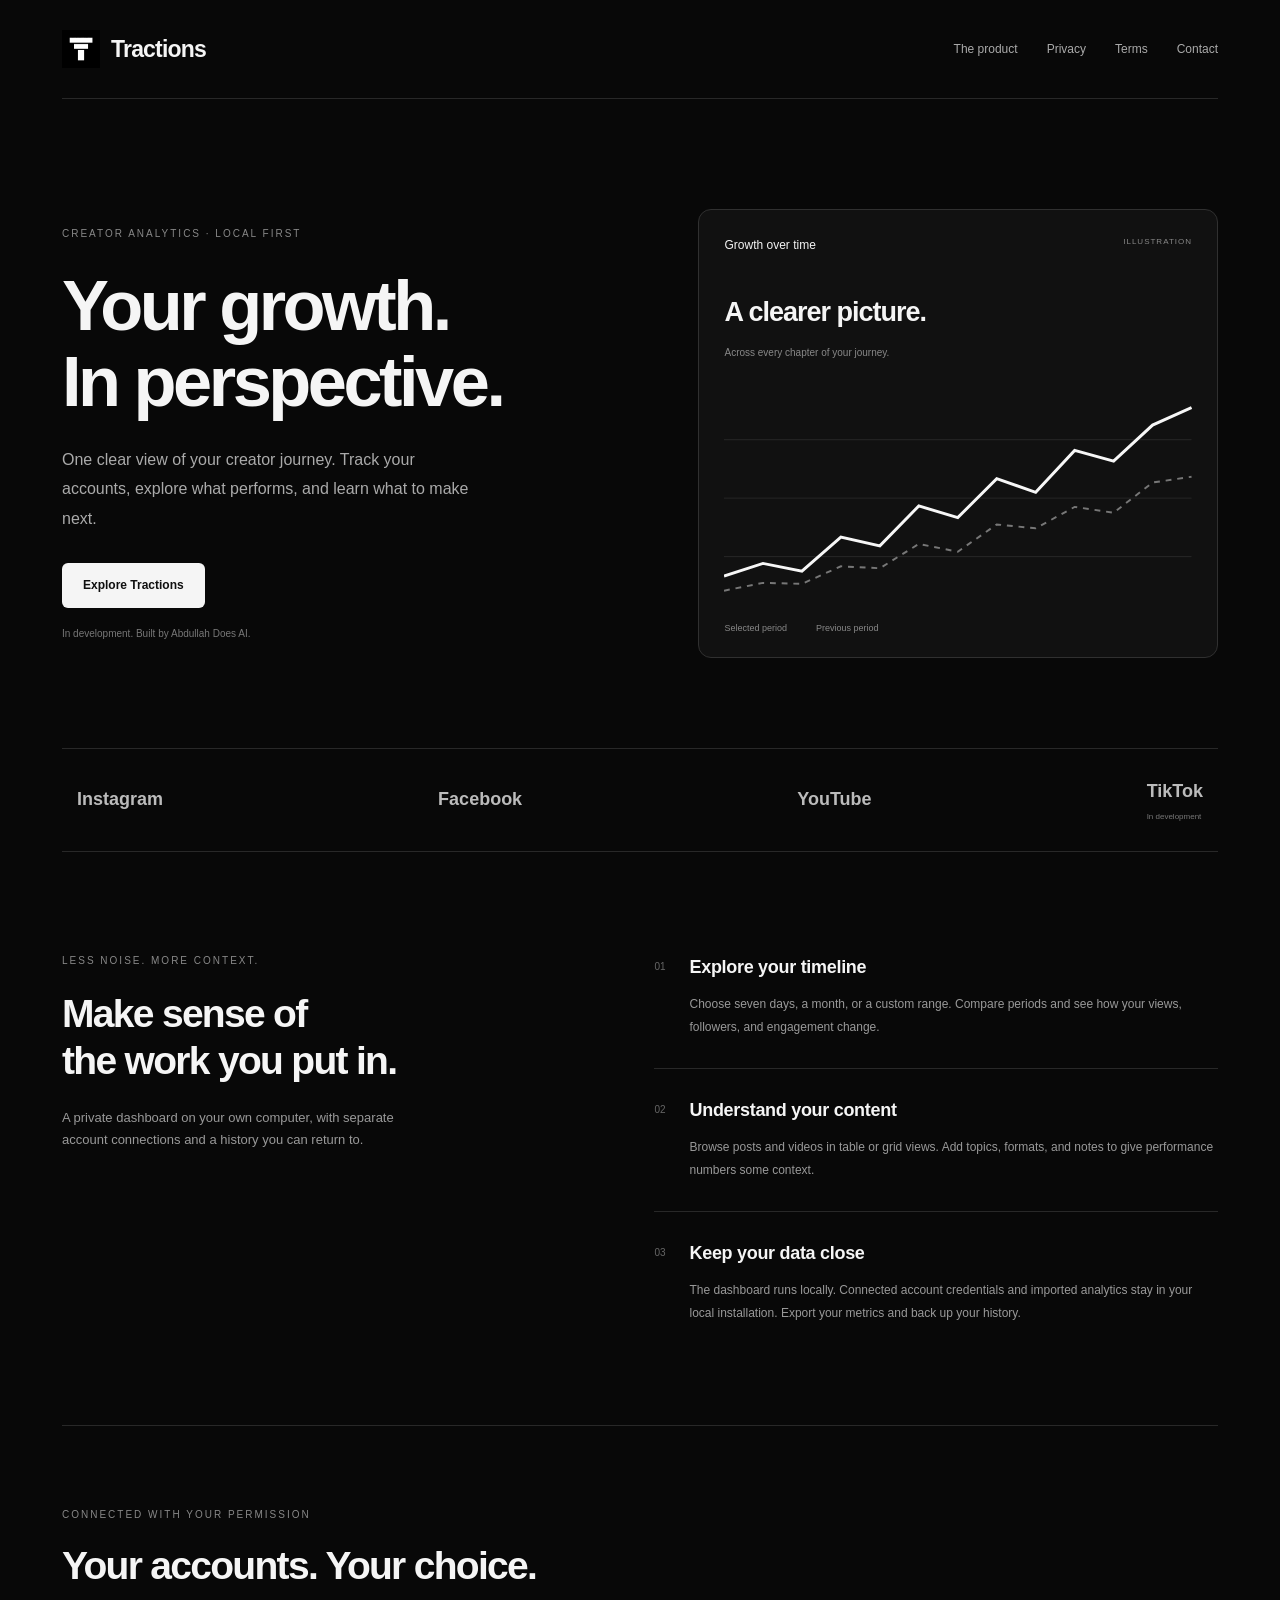
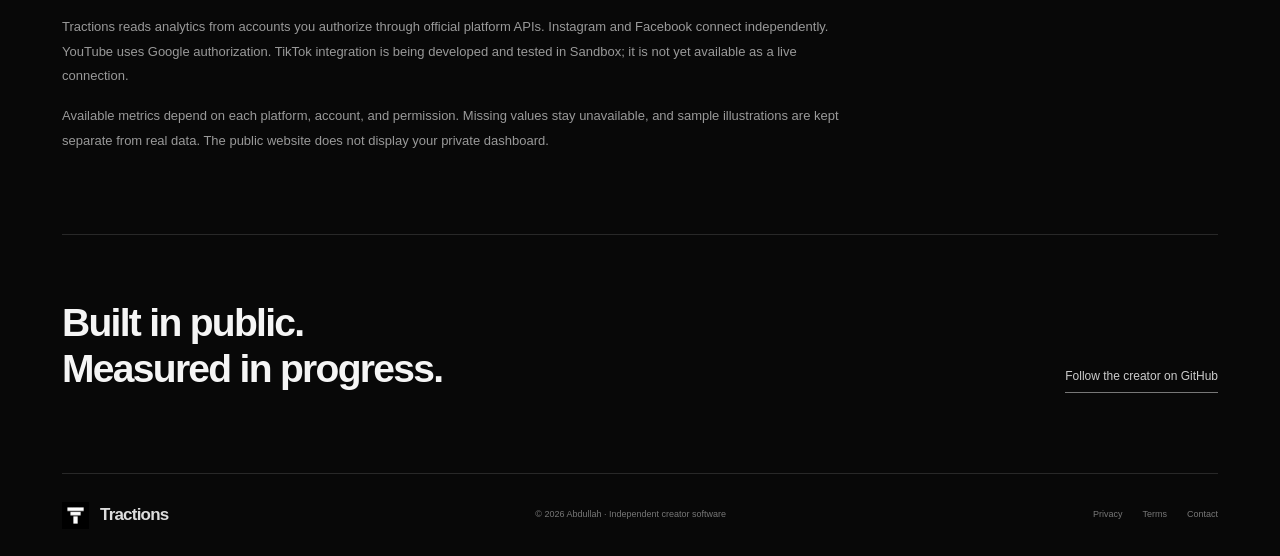
<file: index.html>
<!doctype html>
<html lang="en"><head><meta charset="utf-8"><meta name="viewport" content="width=device-width,initial-scale=1"><meta name="description" content="Tractions is a local-first creator analytics dashboard. Explore your growth across Instagram, Facebook, YouTube and, in development, TikTok."><meta name="theme-color" content="#080808"><title>Tractions — Your growth, in perspective</title><link rel="icon" href="icon.png"><link rel="stylesheet" href="style.css"></head>
<body><div class="wrap"><header><a class="brand" href="./"><img src="icon.png" width="38" height="38" alt=""><span>Tractions</span></a><nav aria-label="Main navigation"><a href="#product">The product</a><a href="privacy.html">Privacy</a><a href="terms.html">Terms</a><a href="contact.html">Contact</a></nav></header>
<main><section class="hero"><div class="hero-copy"><p class="eyebrow">CREATOR ANALYTICS · LOCAL FIRST</p><h1>Your growth.<br>In perspective.</h1><p class="lede">One clear view of your creator journey. Track your accounts, explore what performs, and learn what to make next.</p><a class="button" href="#product">Explore Tractions</a><p class="release">In development. Built by Abdullah Does AI.</p></div><div class="preview" aria-label="Illustrative analytics chart, not real account data"><div class="preview-top"><span>Growth over time</span><span class="eyebrow">ILLUSTRATION</span></div><div class="preview-value">A clearer picture.<small>Across every chapter of your journey.</small></div><svg viewBox="0 0 480 220" role="img" aria-label="Illustrative growth lines"><g stroke="#272727" stroke-width="1"><path d="M0 50H480M0 110H480M0 170H480"/></g><path d="M0 190L40 177L80 185L120 150L160 159L200 118L240 130L280 90L320 104L360 61L400 72L440 35L480 17" fill="none" stroke="#f7f7f7" stroke-width="3"/><path d="M0 205L40 197L80 198L120 180L160 182L200 157L240 165L280 137L320 141L360 119L400 125L440 94L480 88" fill="none" stroke="#777" stroke-width="2" stroke-dasharray="6 6"/></svg><div class="preview-bottom"><span>Selected period</span><span>Previous period</span></div></div></section>
<div class="platforms" aria-label="Platform integrations"><span>Instagram</span><span>Facebook</span><span>YouTube</span><span>TikTok <small>In development</small></span></div>
<section id="product" class="product"><div class="section-intro"><p class="eyebrow">LESS NOISE. MORE CONTEXT.</p><h2>Make sense of<br>the work you put in.</h2><p>A private dashboard on your own computer, with separate account connections and a history you can return to.</p></div><div class="features"><article><span class="index">01</span><div><h3>Explore your timeline</h3><p>Choose seven days, a month, or a custom range. Compare periods and see how your views, followers, and engagement change.</p></div></article><article><span class="index">02</span><div><h3>Understand your content</h3><p>Browse posts and videos in table or grid views. Add topics, formats, and notes to give performance numbers some context.</p></div></article><article><span class="index">03</span><div><h3>Keep your data close</h3><p>The dashboard runs locally. Connected account credentials and imported analytics stay in your local installation. Export your metrics and back up your history.</p></div></article></div></section>
<section class="plain-section"><p class="eyebrow">CONNECTED WITH YOUR PERMISSION</p><h2>Your accounts. Your choice.</h2><p>Tractions reads analytics from accounts you authorize through official platform APIs. Instagram and Facebook connect independently. YouTube uses Google authorization. TikTok integration is being developed and tested in Sandbox; it is not yet available as a live connection.</p><p>Available metrics depend on each platform, account, and permission. Missing values stay unavailable, and sample illustrations are kept separate from real data. The public website does not display your private dashboard.</p></section>
<section class="closing"><h2>Built in public.<br>Measured in progress.</h2><a class="text-link" href="https://github.com/abdullah1772" target="_blank" rel="noreferrer">Follow the creator on GitHub</a></section></main>
<footer><a class="brand small-brand" href="./"><img src="icon.png" width="27" height="27" alt=""><span>Tractions</span></a><span>© 2026 Abdullah · Independent creator software</span><div><a href="privacy.html">Privacy</a><a href="terms.html">Terms</a><a href="contact.html">Contact</a></div></footer></div></body></html>
</file>
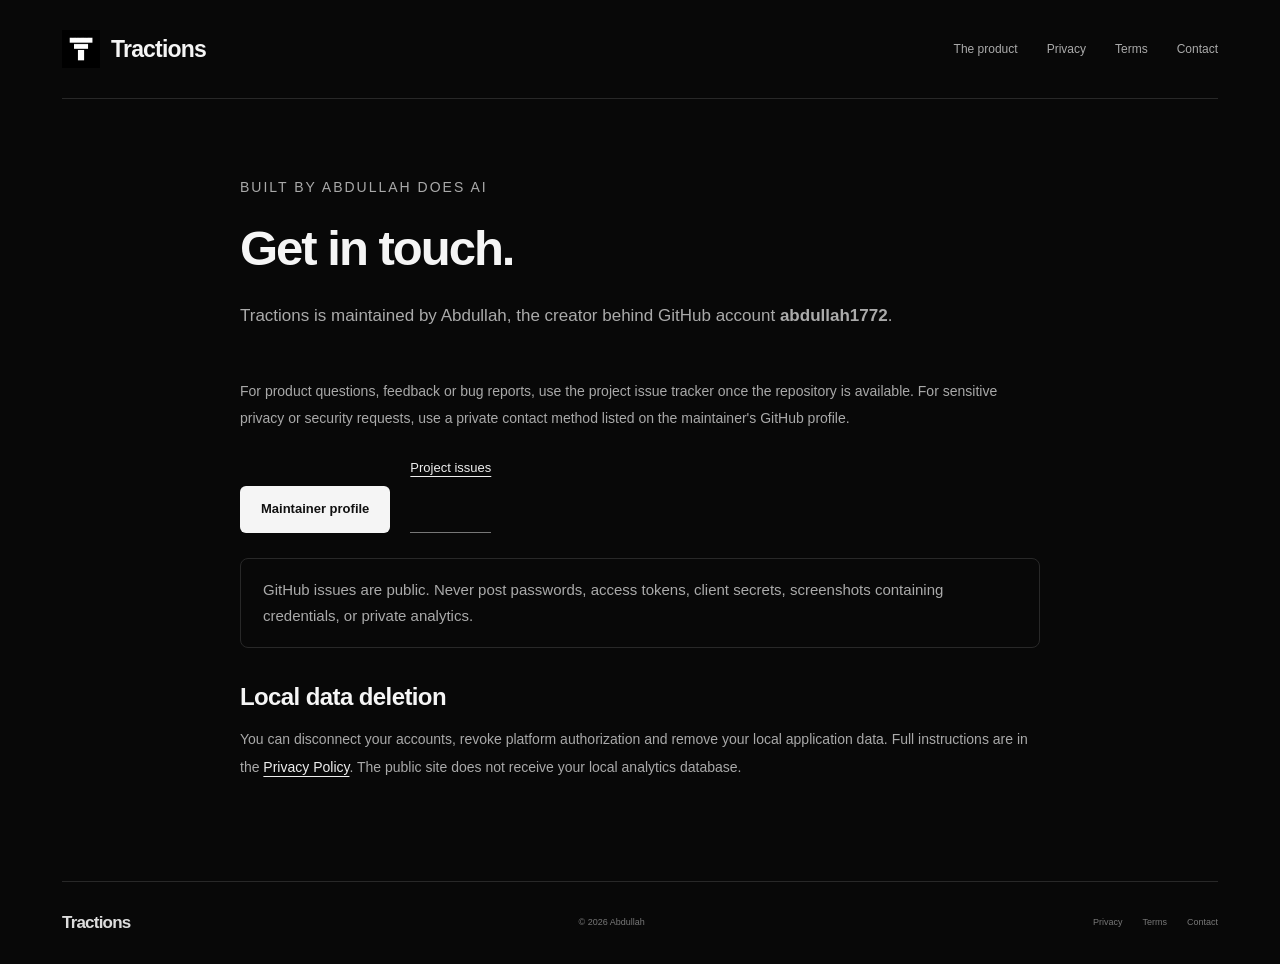
<file: contact.html>
<!doctype html><html lang="en"><head><meta charset="utf-8"><meta name="viewport" content="width=device-width,initial-scale=1"><title>Contact — Tractions</title><meta name="description" content="Contact the maintainer of Tractions."><link rel="icon" href="icon.png"><link rel="stylesheet" href="style.css"></head><body><div class="wrap"><header><a class="brand" href="./"><img src="icon.png" width="38" height="38" alt=""><span>Tractions</span></a><nav aria-label="Main navigation"><a href="index.html#product">The product</a><a href="privacy.html">Privacy</a><a href="terms.html">Terms</a><a href="contact.html" aria-current="page">Contact</a></nav></header><main class="document"><p class="eyebrow">BUILT BY ABDULLAH DOES AI</p><h1>Get in touch.</h1><p class="intro">Tractions is maintained by Abdullah, the creator behind GitHub account <strong>abdullah1772</strong>.</p><p>For product questions, feedback or bug reports, use the project issue tracker once the repository is available. For sensitive privacy or security requests, use a private contact method listed on the maintainer's GitHub profile.</p><div class="contact-links"><a class="button" href="https://github.com/abdullah1772" target="_blank" rel="noreferrer">Maintainer profile</a><a class="text-link" href="https://github.com/abdullah1772/Tractions/issues" target="_blank" rel="noreferrer">Project issues</a></div><div class="note">GitHub issues are public. Never post passwords, access tokens, client secrets, screenshots containing credentials, or private analytics.</div><h2>Local data deletion</h2><p>You can disconnect your accounts, revoke platform authorization and remove your local application data. Full instructions are in the <a href="privacy.html">Privacy Policy</a>. The public site does not receive your local analytics database.</p></main><footer><a class="small-brand brand" href="./">Tractions</a><span>© 2026 Abdullah</span><div><a href="privacy.html">Privacy</a><a href="terms.html">Terms</a><a href="contact.html">Contact</a></div></footer></div></body></html>
</file>
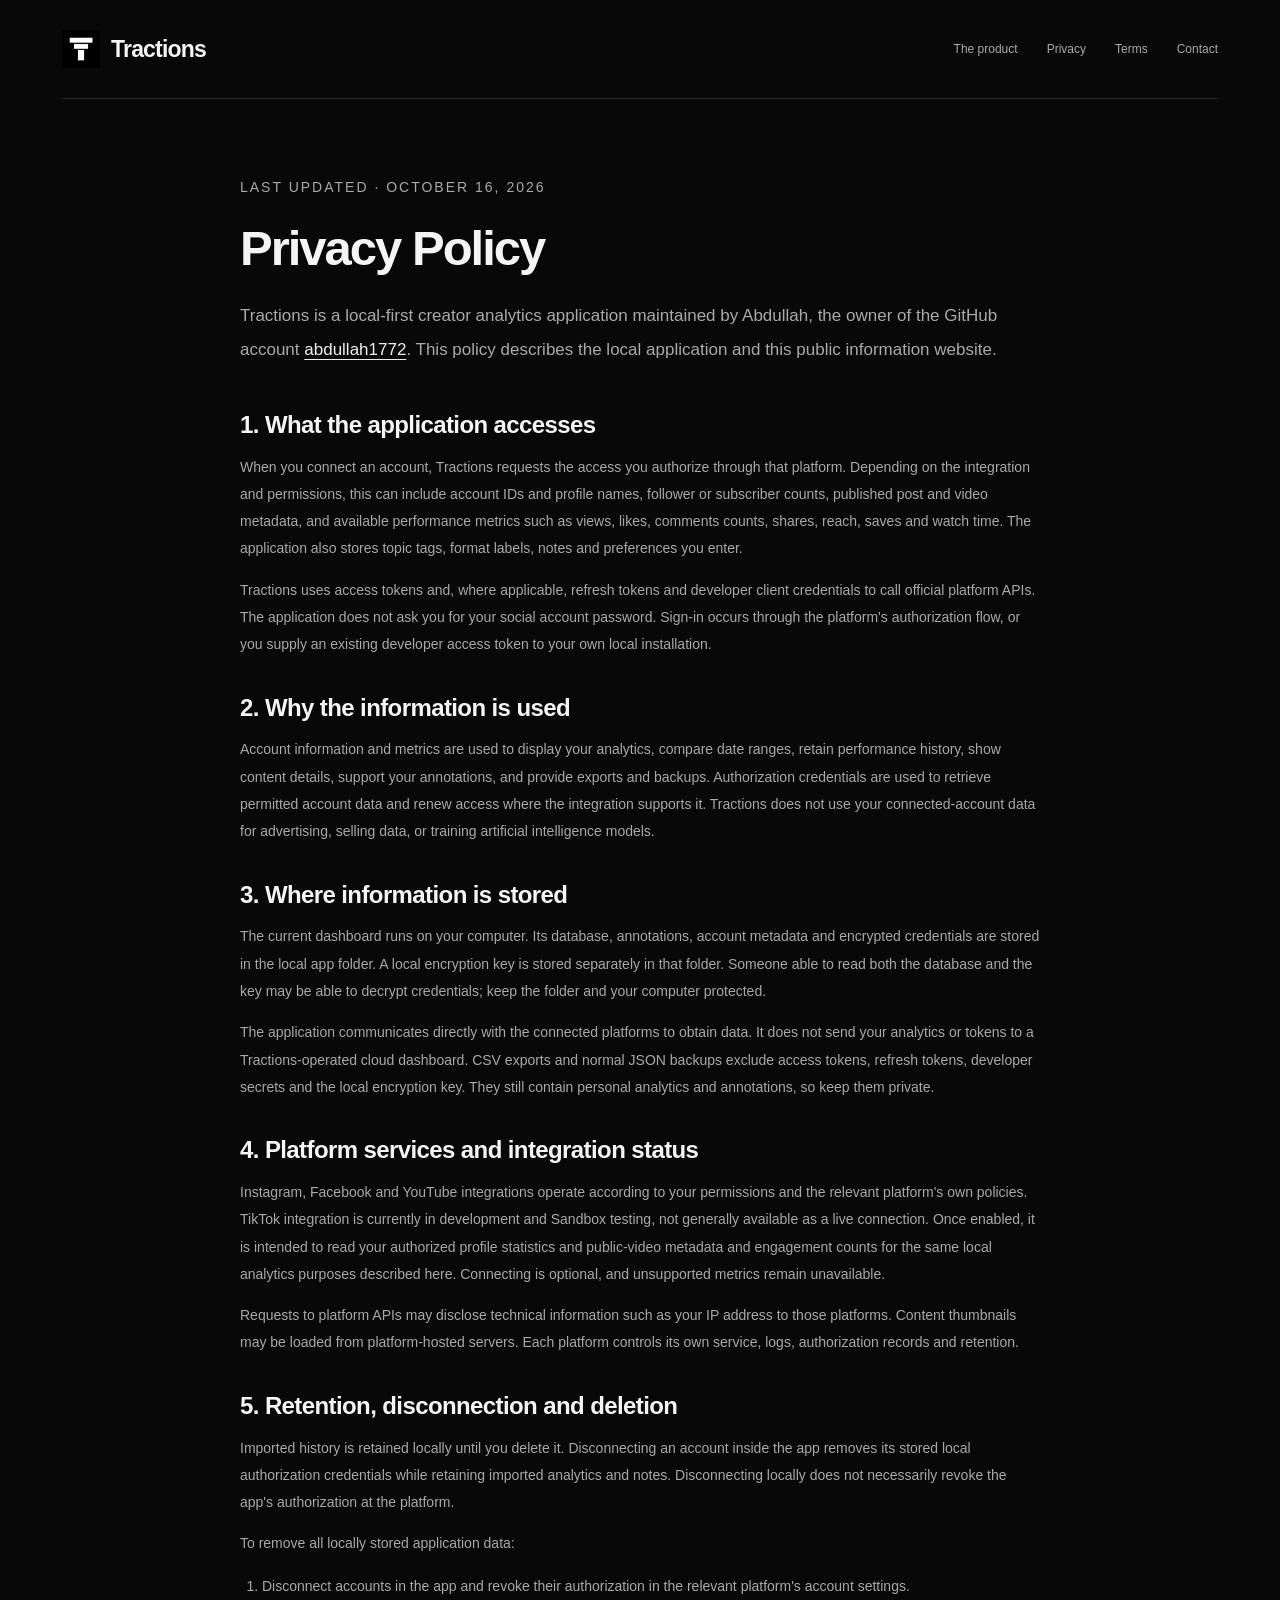
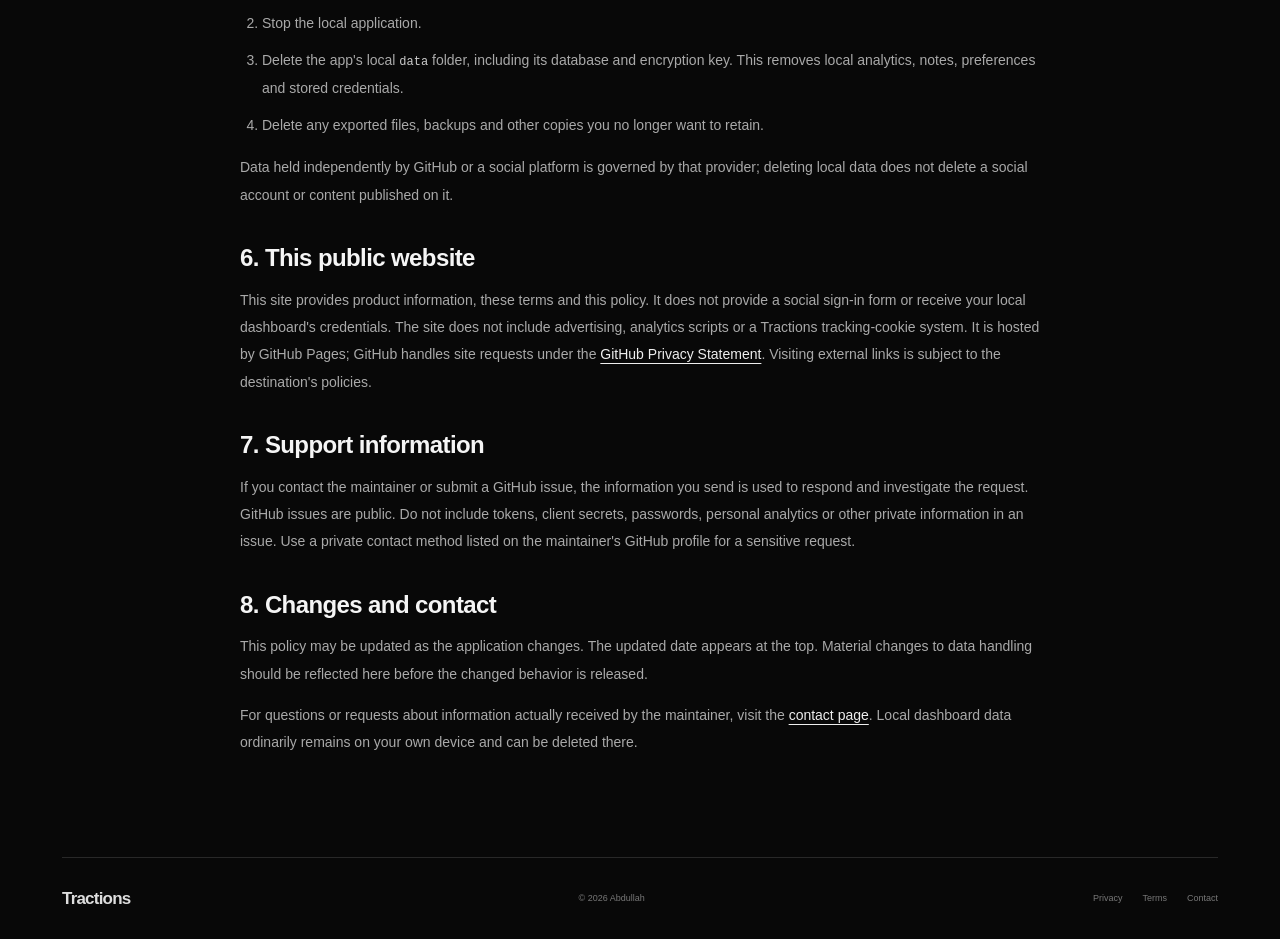
<file: privacy.html>
<!doctype html><html lang="en"><head><meta charset="utf-8"><meta name="viewport" content="width=device-width,initial-scale=1"><title>Privacy Policy — Tractions</title><meta name="description" content="How Tractions handles account analytics, local credentials and website visits."><link rel="icon" href="icon.png"><link rel="stylesheet" href="style.css"></head><body><div class="wrap"><header><a class="brand" href="./"><img src="icon.png" width="38" height="38" alt=""><span>Tractions</span></a><nav aria-label="Main navigation"><a href="index.html#product">The product</a><a href="privacy.html" aria-current="page">Privacy</a><a href="terms.html">Terms</a><a href="contact.html">Contact</a></nav></header><main class="document"><p class="eyebrow">LAST UPDATED · OCTOBER 16, 2026</p><h1>Privacy Policy</h1><p class="intro">Tractions is a local-first creator analytics application maintained by Abdullah, the owner of the GitHub account <a href="https://github.com/abdullah1772">abdullah1772</a>. This policy describes the local application and this public information website.</p>
<h2>1. What the application accesses</h2><p>When you connect an account, Tractions requests the access you authorize through that platform. Depending on the integration and permissions, this can include account IDs and profile names, follower or subscriber counts, published post and video metadata, and available performance metrics such as views, likes, comments counts, shares, reach, saves and watch time. The application also stores topic tags, format labels, notes and preferences you enter.</p><p>Tractions uses access tokens and, where applicable, refresh tokens and developer client credentials to call official platform APIs. The application does not ask you for your social account password. Sign-in occurs through the platform's authorization flow, or you supply an existing developer access token to your own local installation.</p><h2>2. Why the information is used</h2><p>Account information and metrics are used to display your analytics, compare date ranges, retain performance history, show content details, support your annotations, and provide exports and backups. Authorization credentials are used to retrieve permitted account data and renew access where the integration supports it. Tractions does not use your connected-account data for advertising, selling data, or training artificial intelligence models.</p>
<h2>3. Where information is stored</h2><p>The current dashboard runs on your computer. Its database, annotations, account metadata and encrypted credentials are stored in the local app folder. A local encryption key is stored separately in that folder. Someone able to read both the database and the key may be able to decrypt credentials; keep the folder and your computer protected.</p><p>The application communicates directly with the connected platforms to obtain data. It does not send your analytics or tokens to a Tractions-operated cloud dashboard. CSV exports and normal JSON backups exclude access tokens, refresh tokens, developer secrets and the local encryption key. They still contain personal analytics and annotations, so keep them private.</p><h2>4. Platform services and integration status</h2><p>Instagram, Facebook and YouTube integrations operate according to your permissions and the relevant platform's own policies. TikTok integration is currently in development and Sandbox testing, not generally available as a live connection. Once enabled, it is intended to read your authorized profile statistics and public-video metadata and engagement counts for the same local analytics purposes described here. Connecting is optional, and unsupported metrics remain unavailable.</p><p>Requests to platform APIs may disclose technical information such as your IP address to those platforms. Content thumbnails may be loaded from platform-hosted servers. Each platform controls its own service, logs, authorization records and retention.</p>
<h2>5. Retention, disconnection and deletion</h2><p>Imported history is retained locally until you delete it. Disconnecting an account inside the app removes its stored local authorization credentials while retaining imported analytics and notes. Disconnecting locally does not necessarily revoke the app's authorization at the platform.</p><p>To remove all locally stored application data:</p><ol><li>Disconnect accounts in the app and revoke their authorization in the relevant platform's account settings.</li><li>Stop the local application.</li><li>Delete the app's local <code>data</code> folder, including its database and encryption key. This removes local analytics, notes, preferences and stored credentials.</li><li>Delete any exported files, backups and other copies you no longer want to retain.</li></ol><p>Data held independently by GitHub or a social platform is governed by that provider; deleting local data does not delete a social account or content published on it.</p>
<h2>6. This public website</h2><p>This site provides product information, these terms and this policy. It does not provide a social sign-in form or receive your local dashboard's credentials. The site does not include advertising, analytics scripts or a Tractions tracking-cookie system. It is hosted by GitHub Pages; GitHub handles site requests under the <a href="https://docs.github.com/en/site-policy/privacy-policies/github-general-privacy-statement">GitHub Privacy Statement</a>. Visiting external links is subject to the destination's policies.</p><h2>7. Support information</h2><p>If you contact the maintainer or submit a GitHub issue, the information you send is used to respond and investigate the request. GitHub issues are public. Do not include tokens, client secrets, passwords, personal analytics or other private information in an issue. Use a private contact method listed on the maintainer's GitHub profile for a sensitive request.</p><h2>8. Changes and contact</h2><p>This policy may be updated as the application changes. The updated date appears at the top. Material changes to data handling should be reflected here before the changed behavior is released.</p><p>For questions or requests about information actually received by the maintainer, visit the <a href="contact.html">contact page</a>. Local dashboard data ordinarily remains on your own device and can be deleted there.</p></main><footer><a class="small-brand brand" href="./">Tractions</a><span>© 2026 Abdullah</span><div><a href="privacy.html">Privacy</a><a href="terms.html">Terms</a><a href="contact.html">Contact</a></div></footer></div></body></html>
</file>
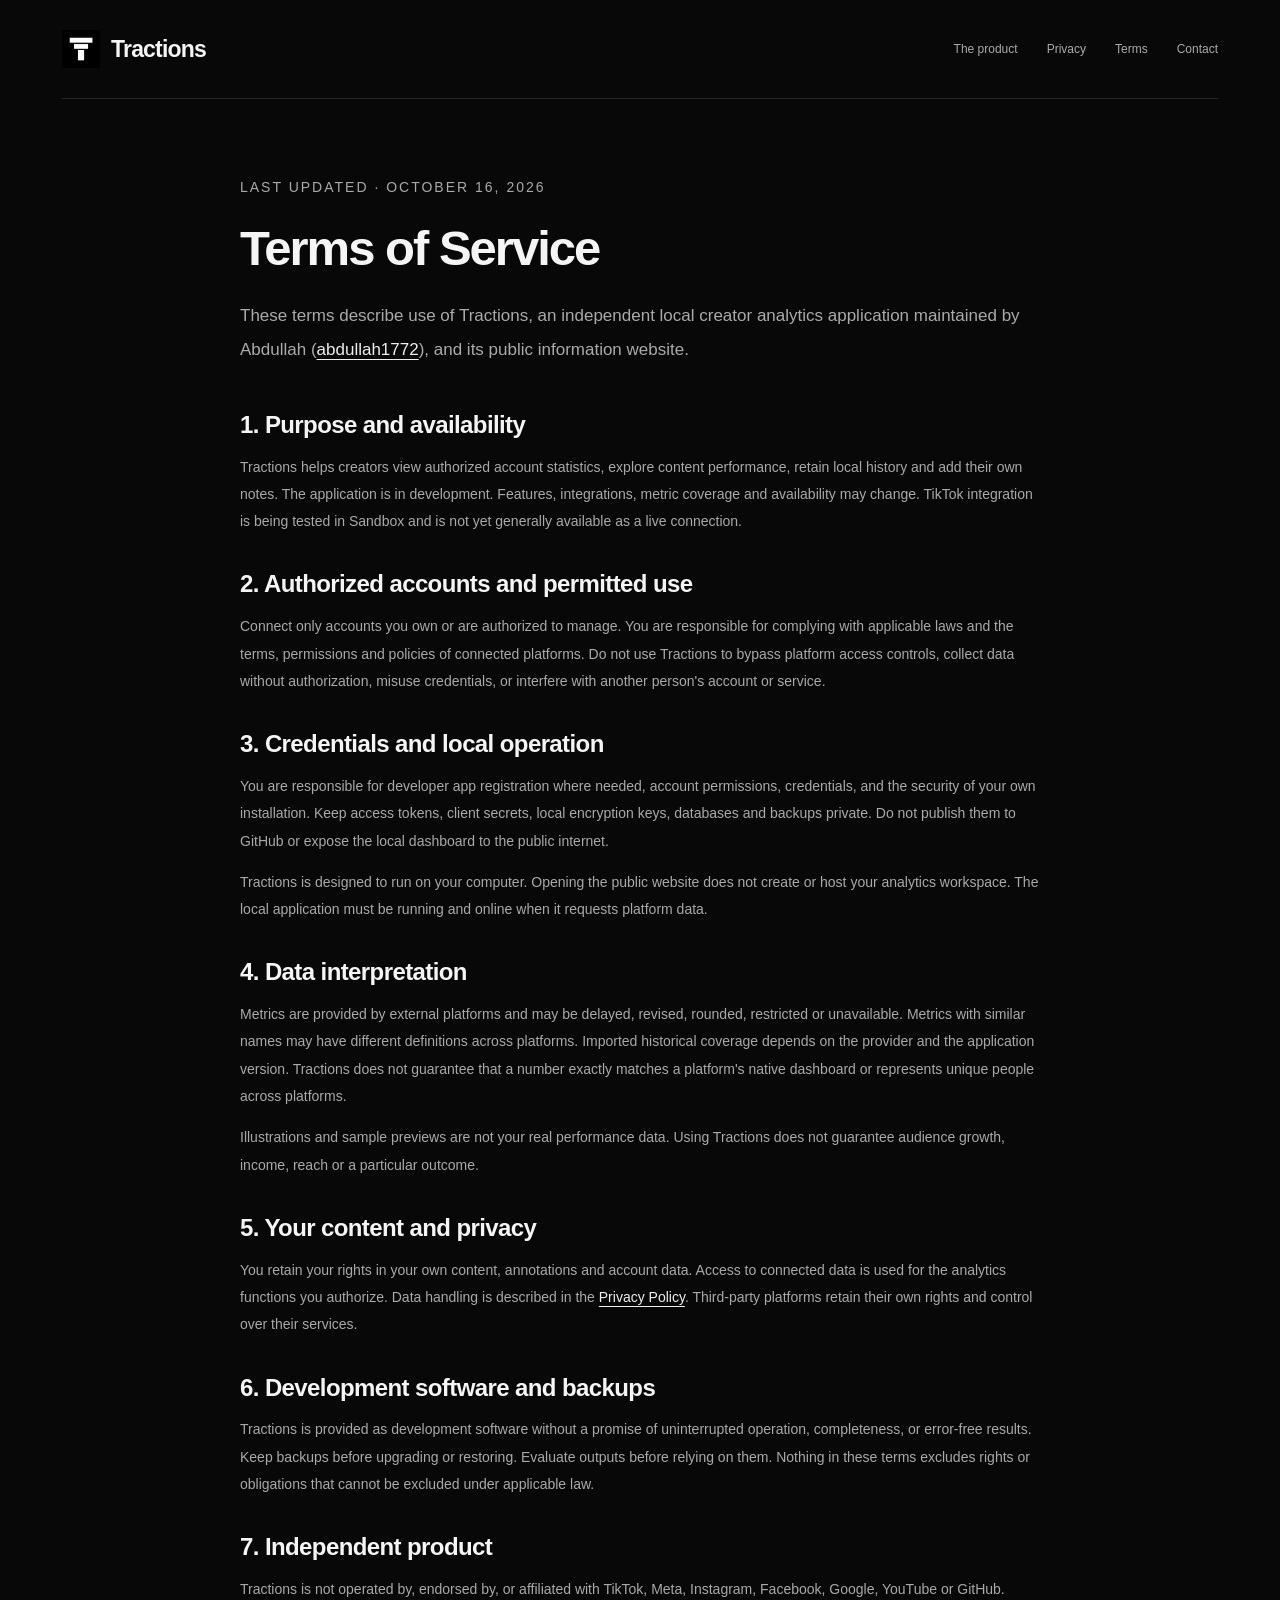
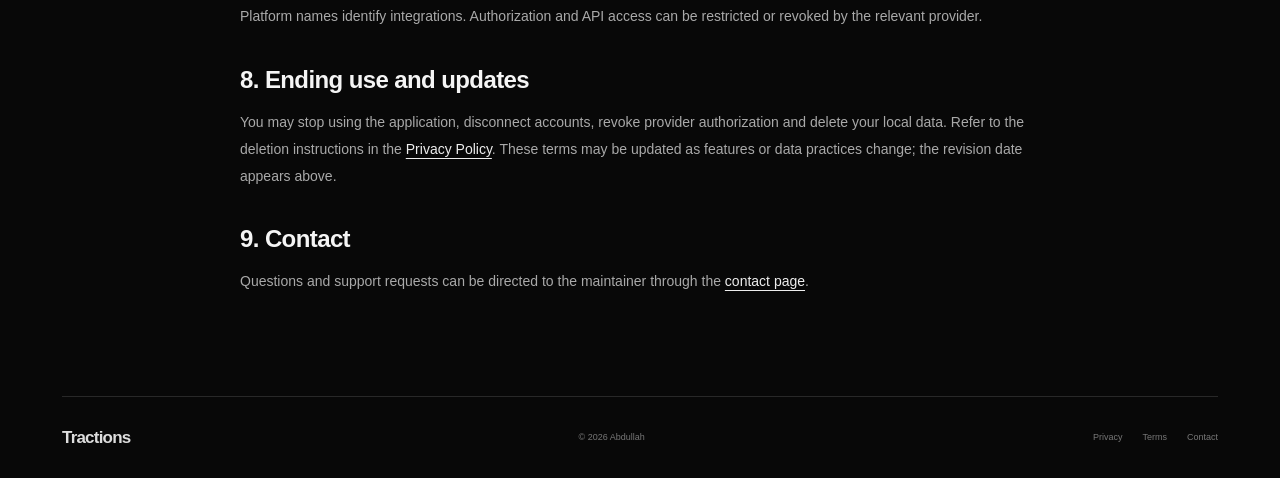
<file: terms.html>
<!doctype html><html lang="en"><head><meta charset="utf-8"><meta name="viewport" content="width=device-width,initial-scale=1"><title>Terms of Service — Tractions</title><meta name="description" content="Terms for using the Tractions local creator analytics application and public website."><link rel="icon" href="icon.png"><link rel="stylesheet" href="style.css"></head><body><div class="wrap"><header><a class="brand" href="./"><img src="icon.png" width="38" height="38" alt=""><span>Tractions</span></a><nav aria-label="Main navigation"><a href="index.html#product">The product</a><a href="privacy.html">Privacy</a><a href="terms.html" aria-current="page">Terms</a><a href="contact.html">Contact</a></nav></header><main class="document"><p class="eyebrow">LAST UPDATED · OCTOBER 16, 2026</p><h1>Terms of Service</h1><p class="intro">These terms describe use of Tractions, an independent local creator analytics application maintained by Abdullah (<a href="https://github.com/abdullah1772">abdullah1772</a>), and its public information website.</p><h2>1. Purpose and availability</h2><p>Tractions helps creators view authorized account statistics, explore content performance, retain local history and add their own notes. The application is in development. Features, integrations, metric coverage and availability may change. TikTok integration is being tested in Sandbox and is not yet generally available as a live connection.</p><h2>2. Authorized accounts and permitted use</h2><p>Connect only accounts you own or are authorized to manage. You are responsible for complying with applicable laws and the terms, permissions and policies of connected platforms. Do not use Tractions to bypass platform access controls, collect data without authorization, misuse credentials, or interfere with another person's account or service.</p><h2>3. Credentials and local operation</h2><p>You are responsible for developer app registration where needed, account permissions, credentials, and the security of your own installation. Keep access tokens, client secrets, local encryption keys, databases and backups private. Do not publish them to GitHub or expose the local dashboard to the public internet.</p><p>Tractions is designed to run on your computer. Opening the public website does not create or host your analytics workspace. The local application must be running and online when it requests platform data.</p><h2>4. Data interpretation</h2><p>Metrics are provided by external platforms and may be delayed, revised, rounded, restricted or unavailable. Metrics with similar names may have different definitions across platforms. Imported historical coverage depends on the provider and the application version. Tractions does not guarantee that a number exactly matches a platform's native dashboard or represents unique people across platforms.</p><p>Illustrations and sample previews are not your real performance data. Using Tractions does not guarantee audience growth, income, reach or a particular outcome.</p><h2>5. Your content and privacy</h2><p>You retain your rights in your own content, annotations and account data. Access to connected data is used for the analytics functions you authorize. Data handling is described in the <a href="privacy.html">Privacy Policy</a>. Third-party platforms retain their own rights and control over their services.</p><h2>6. Development software and backups</h2><p>Tractions is provided as development software without a promise of uninterrupted operation, completeness, or error-free results. Keep backups before upgrading or restoring. Evaluate outputs before relying on them. Nothing in these terms excludes rights or obligations that cannot be excluded under applicable law.</p><h2>7. Independent product</h2><p>Tractions is not operated by, endorsed by, or affiliated with TikTok, Meta, Instagram, Facebook, Google, YouTube or GitHub. Platform names identify integrations. Authorization and API access can be restricted or revoked by the relevant provider.</p><h2>8. Ending use and updates</h2><p>You may stop using the application, disconnect accounts, revoke provider authorization and delete your local data. Refer to the deletion instructions in the <a href="privacy.html">Privacy Policy</a>. These terms may be updated as features or data practices change; the revision date appears above.</p><h2>9. Contact</h2><p>Questions and support requests can be directed to the maintainer through the <a href="contact.html">contact page</a>.</p></main><footer><a class="small-brand brand" href="./">Tractions</a><span>© 2026 Abdullah</span><div><a href="privacy.html">Privacy</a><a href="terms.html">Terms</a><a href="contact.html">Contact</a></div></footer></div></body></html>
</file>
<file: style.css>
:root{color-scheme:dark;--bg:#080808;--surface:#111;--text:#f5f5f5;--muted:#999;--line:#282828}*{box-sizing:border-box}html{scroll-behavior:smooth}body{background:var(--bg);color:var(--text);margin:0;font:15px/1.75 Inter,"Segoe UI",Arial,sans-serif;-webkit-font-smoothing:antialiased}a{color:inherit;text-decoration:none}a:focus-visible{outline:2px solid white;outline-offset:6px}.wrap{max-width:1240px;margin:0 auto;padding:0 42px}header{display:flex;align-items:center;justify-content:space-between;padding:29px 0;border-bottom:1px solid var(--line);gap:25px}.brand{display:inline-flex;align-items:center;gap:11px;font-weight:700;font-size:23px;letter-spacing:-.8px}.brand img{object-fit:contain}.brand img{display:block}nav{display:flex;gap:29px;font-size:12px;color:#aaa}nav a:hover,footer a:hover{color:#fff}.hero{display:grid;grid-template-columns:1.1fr 1fr;gap:65px;align-items:center;padding:110px 0 90px}.eyebrow{font-size:10px;letter-spacing:2px;color:#888;font-weight:500}h1,h2,h3,p{margin:0}h1{font-size:clamp(42px,5.5vw,72px);letter-spacing:-3.5px;line-height:1.08;font-weight:650;margin:25px 0}h2{font-size:39px;line-height:1.2;letter-spacing:-1.7px;font-weight:600}.lede{color:#aaa;max-width:420px;font-size:16px;line-height:1.85}.button{display:inline-block;background:#f5f5f5;color:#101010;border-radius:6px;font-size:12px;font-weight:600;padding:12px 21px;margin-top:29px}.button:hover{background:#d8d8d8}.release{color:#777;font-size:10px;margin-top:17px}.preview{background:var(--surface);border:1px solid #303030;border-radius:13px;padding:25px 25px 20px;min-width:0}.preview-top{display:flex;justify-content:space-between;gap:15px;font-size:12px}.preview-top .eyebrow{font-size:8px;letter-spacing:1px}.preview-value{font-size:27px;font-weight:600;letter-spacing:-1px;margin-top:33px}.preview-value small{display:block;font-size:10px;color:#888;letter-spacing:0;font-weight:400;margin-top:7px}.preview svg{display:block;width:100%;height:auto;margin-top:30px}.preview-bottom{display:flex;gap:29px;color:#888;font-size:9px;margin-top:16px}.platforms{display:flex;align-items:center;justify-content:space-between;padding:27px 15px;border-top:1px solid var(--line);border-bottom:1px solid var(--line);font-size:18px;font-weight:550;color:#bbb}.platforms small{display:block;font-size:8px;color:#777;font-weight:400;margin-top:2px}.product{display:grid;grid-template-columns:1fr 1.1fr;gap:80px;padding:100px 0;border-bottom:1px solid var(--line)}.section-intro h2{margin:22px 0}.section-intro>p:last-child{font-size:13px;color:var(--muted);max-width:360px}.features article{display:flex;gap:24px;padding:0 0 29px;margin-bottom:26px;border-bottom:1px solid var(--line)}.features article:last-child{padding-bottom:0;margin-bottom:0;border:0}.index{color:#666;font-size:10px;margin-top:6px}h3{font-size:18px;font-weight:550;letter-spacing:-.3px}.features p{color:#999;font-size:12px;line-height:1.9;margin-top:10px}.plain-section{max-width:790px;padding:80px 0}.plain-section h2{margin:20px 0 25px}.plain-section>p:not(.eyebrow){color:#999;font-size:13px;margin-top:15px;line-height:1.9}.closing{display:flex;justify-content:space-between;align-items:flex-end;gap:30px;padding:65px 0 80px;border-top:1px solid var(--line)}.text-link{font-size:12px;color:#ccc;border-bottom:1px solid #777;padding-bottom:5px}footer{display:flex;align-items:center;justify-content:space-between;gap:25px;padding:26px 0;border-top:1px solid var(--line);font-size:9px;color:#777}.small-brand{font-size:17px;color:#ddd}footer>div{display:flex;gap:20px}.document{max-width:800px;margin:75px auto 100px}.document h1{font-size:49px;letter-spacing:-2px;margin:20px 0}.document .intro{color:#aaa;font-size:17px;margin:25px 0 45px}.document h2{font-size:24px;letter-spacing:-.6px;margin:35px 0 14px}.document p,.document li{color:#a9a9a9;font-size:14px;line-height:1.95}.document p{margin:14px 0}.document ul,.document ol{padding-left:22px}.document li{margin-bottom:10px}.document a{color:#eee;text-decoration:underline;text-underline-offset:4px}.document code{font-size:12px;color:#ccc;overflow-wrap:anywhere}.note{padding:18px 22px;border:1px solid var(--line);border-radius:8px;margin:25px 0;color:#aaa}.contact-links{display:flex;gap:20px;flex-wrap:wrap;margin-top:25px}.contact-links a{font-size:13px}.document .button{text-decoration:none;color:#111}@media(max-width:850px){.wrap{padding:0 25px}.hero{gap:35px;padding:75px 0}.hero h1{font-size:52px;letter-spacing:-2.8px}.product{gap:40px}.closing h2{font-size:32px}nav{gap:18px}.platforms{font-size:16px}}@media(max-width:640px){.wrap{padding:0 22px}header{align-items:flex-start;flex-direction:column;padding:22px 0;gap:15px}nav{gap:23px;font-size:11px}.brand{font-size:22px}.hero{grid-template-columns:1fr;gap:45px;padding:55px 0}.hero h1{font-size:53px}.lede{font-size:15px}.preview{max-width:460px}.platforms{display:grid;grid-template-columns:1fr 1fr;row-gap:22px;font-size:17px}.product{grid-template-columns:1fr;gap:40px;padding:65px 0}.section-intro h2,h2{font-size:33px}.plain-section{padding:60px 0}.closing{align-items:flex-start;flex-direction:column;padding:50px 0}footer{flex-wrap:wrap;gap:18px}footer>span{order:3;width:100%;font-size:9px}.document{margin:50px auto 65px}.document h1{font-size:40px}.document .intro{font-size:15px}.document p,.document li{font-size:13px}.document h2{font-size:23px}.preview-value{font-size:25px}}@media(prefers-reduced-motion:reduce){html{scroll-behavior:auto}}
</file>
